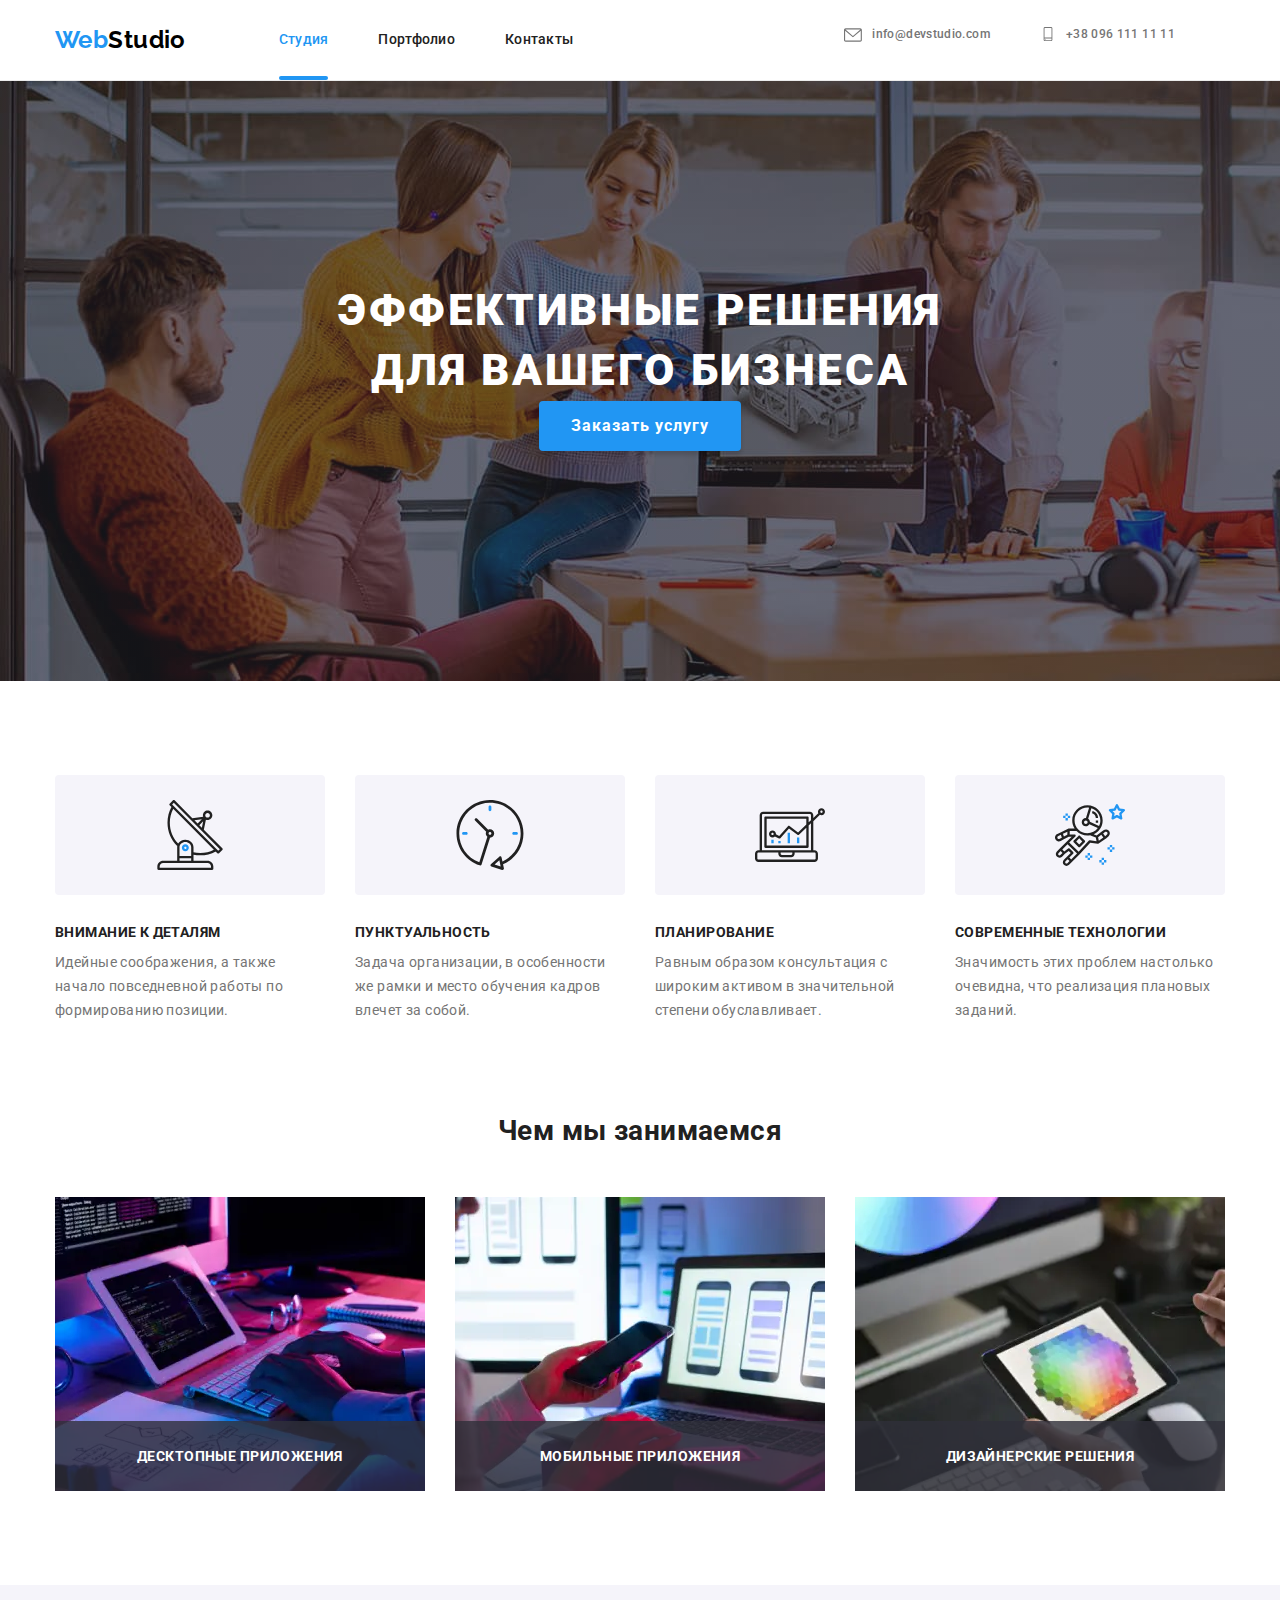
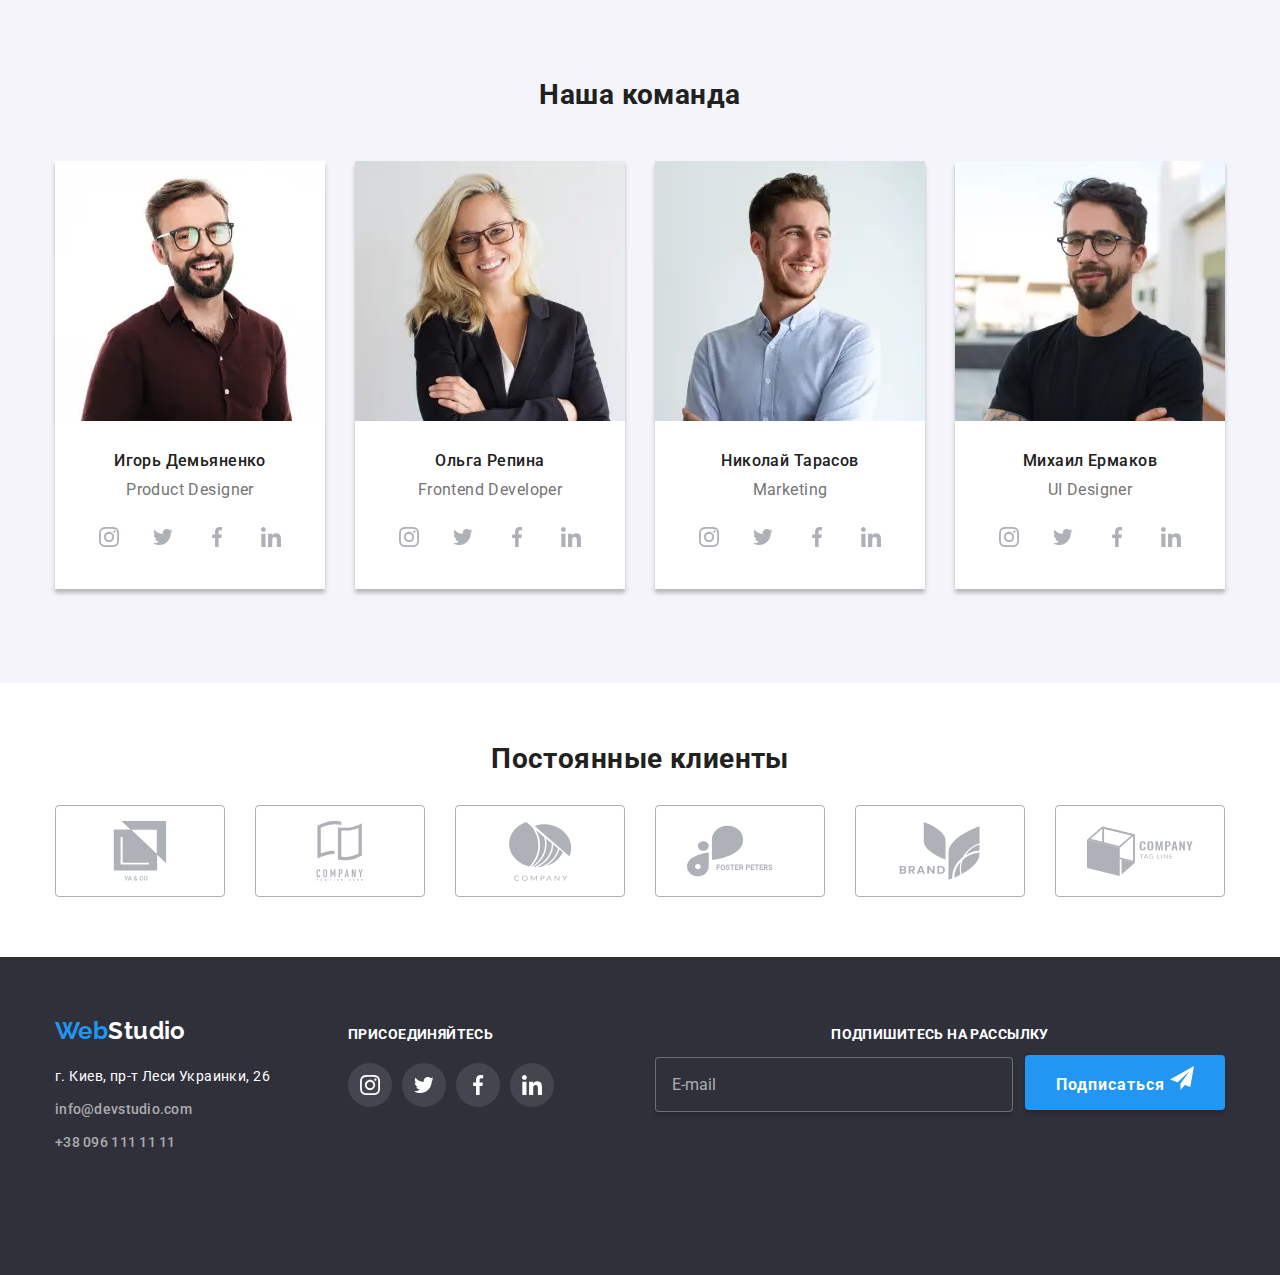
<file: index.html>
<!DOCTYPE html>
<html lang="ru">
<head>
    <meta charset="UTF-8">
    <meta http-equiv="X-UA-Compatible" content="IE=edge">
    <meta name="viewport" content="width=device-width, initial-scale=1.0">
    <link rel="preconnect" href="https://fonts.gstatic.com">
    <link href="https://fonts.googleapis.com/css2?family=Raleway:wght@700&family=Roboto:wght@400;500;700;900&display=swap"
        rel="stylesheet">
        <link rel="stylesheet" href="https://cdnjs.cloudflare.com/ajax/libs/modern-normalize/1.0.0/modern-normalize.min.css">
    <link rel="stylesheet" href="./css/main.min.css">
    <title>WebStudio</title>
</head>
<body>
    
    <!--HEADER-->
    <header>
        <div class="conteiner header__conteiner">
                    
                <nav class="header__nav">
                    <a href="./index.html" class="logo">
                        <span class="logo__span">Web</span>Studio
                    </a>
                    <ul class="menu list">
                        <li class="menu__item"><a href="./index.html " class="menu__link link menu__link_color_action menu__link_activ">Студия</a></li>
                        <li class="menu__item"><a href="./portfolio.html" class="menu__link link">Портфолио</a></li>
                        <li class="menu__item"><a href="./index.html" class="menu__link link">Контакты</a></li>
                    </ul>
                </nav>
                        <button type="button" class="header__menu-btn" data-menu-button>
                        <svg class="menu-btn__icon">
                            <use href="./img/symbol-defs.svg#icon-menu_24px"></use>
                        </svg>
                        </button>
                    <ul class="contact list">
                        <li class="contact__item">
                            <a href="mailto:info@devstudio.com"  class="contact__link link">
                                <svg class="contact__icon" width="18" height="16">
                                    <use href="./img/symbol-defs.svg#envelope"></use>
                                </svg>
                                info@devstudio.com
                            </a>
                        </li>
                        
                        <li class="contact__item">
                            <a href="tel:+380961111111" class="contact__link link">
                                <svg class="contact__icon" width="16" height="14">
                                    <use href="./img/symbol-defs.svg#smartphone"></use>
                                </svg>
                                +38 096 111 11 11
                            </a>
                        </li>
                    </ul>
                    
            </div>
            <div class="mobile-menu" data-menu>
                 <div class=" mobile-menu__conteiner">
                    <button type="button" class="mobile-menu__close-btn" data-menu-close>
                        <svg class="mobile-menu__close-btn_icon">
                            <use href="./img/symbol-defs.svg#close_menu"></use>
                        </svg>
                    </button>
                    <ul class="mobile-menu__nav-list list">
                        <li class="mobile-menu__item"><a href="./index.html "
                                class="mobile-menu__link link menu__link_color_action">Студия</a></li>
                        <li class="mobile-menu__item"><a href="./portfolio.html" class="mobile-menu__link link">Портфолио</a></li>
                        <li class="mobile-menu__item"><a href="./index.html" class="mobile-menu__link link">Контакты</a></li>
                    </ul>
                    <ul class="mobile-menu__contact_list list">
                        <li class="mobile-menu__contact_item">
                            <a href="tel:+380961111111" class="mobile-menu__contact_link-tel link">
                                +38 096 111 11 11
                            </a>
                        </li>
                        <li class="mobile-menu__contact_item">
                            <a href="mailto:info@devstudio.com" class="mobile-menu__contact_link-mail link">
                                info@devstudio.com
                            </a>
                        </li>
                    </ul>
                    <ul class="list mobile-menu__social_list">
                        <li class="mobile-menu__social_item"><a href="/" class="mobile-menu__social_link link">Instagram</a></li>
                        <li class="mobile-menu__social_item"><a href="/" class="mobile-menu__social_link link">Twitter</a></li>
                        <li class="mobile-menu__social_item"><a href="/" class="mobile-menu__social_link link">Facebook</a></li>
                        <li class="mobile-menu__social_item"><a href="/" class="mobile-menu__social_link link">LinkedIn</a></li>
                    </ul>
                </div>
            </div>
        
    </header>
    <main>        
                <!--HERO-->
        <section class="hero banner">
                        <h1 class="title hero__title ">Эффективные решения для вашего бизнеса</h1>
                        
                        <button type="button" class="button" data-modal-open>Заказать услугу</button>
        </section>       
                <!--RULES-->
        <section class="rules">
                    <div class="conteiner">
                        <h2 class="visually-hidden">Правила ведення бызнесу</h2>
                        <ul class="rules__list list">
                            <li class="rules__item">
                                <div class="rules__box">
                                    <svg class="rules__icon">
                                        <use href="./img/symbol-defs.svg#antenna"></use>
                                    </svg>
                                </div>
                                <h3 class="rules__title title">Внимание к деталям</h3>
                                    <p class="rules__about">Идейные соображения, а также начало повседневной работы по формированию позиции.</p>
                            </li>
                            <li class="rules__item">
                                <div class="rules__box">
                                    <svg class="rules__icon">
                                        <use href="./img/symbol-defs.svg#clock"></use>
                                    </svg>
                                </div>
                                <h3 class="rules__title title">Пунктуальность</h3>
                                    <p class="rules__about">Задача организации, в особенности же рамки и место обучения кадров влечет за собой.</p>
                            </li>
                            <li class="rules__item">
                                <div class="rules__box">
                                    <svg class="rules__icon">
                                        <use href="./img/symbol-defs.svg#diagram"></use>
                                    </svg>
                                </div>
                                <h3 class="rules__title title">Планирование</h3>
                                    <p class="rules__about"> Равным образом консультация с широким активом в значительной степени обуславливает.</p>
                            </li>
                            <li class="rules__item">
                                <div class="rules__box">
                                    <svg class="rules__icon">
                                        <use href="./img/symbol-defs.svg#astronaut" ></use>
                                    </svg>
                                </div>
                                <h3 class="rules__title title">Современные технологии</h3>
                                    <p class="rules__about">Значимость этих проблем настолько очевидна, что реализация плановых заданий.</p>
                            </li>
                        </ul>
                    </div>
        </section>
                <!--WHAT WE DO-->
        <section class="our-work">
                    <div class="conteiner">
                        <h2 class="our-work__title title">Чем мы занимаемся</h2>
                        <ul class="our-work__list list">
                            <li class="our-work__item">
                                <picture>
                                    <source srcset="./img/what-we-do/komp.webp 1x, ./img/what-we-do/komp@2x.webp 2x" media="(min-width: 1200px)"
                                        type="image/webp">
                                    <source srcset="./img/what-we-do/komp.jpg 1x, ./img/what-we-do/komp@2x.jpg 2x" media="(min-width: 1200px)">
                                
                                    <img src="./img/what-we-do/komp.jpg" alt="компютер" width="370" class="our-work__img">
                                </picture>
                                    <p class="our-work__about">Десктопные приложения</p>
                            </li>
                            <li class="our-work__item">
                                <picture>
                                    <source srcset="./img/what-we-do/tel.webp 1x, ./img/what-we-do/tel@2x.webp 2x" media="(min-width: 1200px)"
                                        type="image/webp">
                                    <source srcset="./img/what-we-do/tel.jpg 1x, ./img/what-we-do/tel@2x.jpg 2x" media="(min-width: 1200px)">
                                
                                    <img src="./img/what-we-do/tel.jpg" alt="телефон" width="370" class="our-work__img">
                                </picture>
                                
                                <p class="our-work__about">Мобильные приложения</p>
                            </li>
                            <li class="our-work__item">
                                <picture>
                                    <source srcset="./img/what-we-do/tablet.webp 1x, ./img/what-we-do/tablet@2x.webp 2x" media="(min-width: 1200px)"
                                        type="image/webp">
                                    <source srcset="./img/what-we-do/tablet.jpg 1x, ./img/what-we-do/tablet@2x.jpg 2x" media="(min-width: 1200px)">
                                
                                    <img src="./img/what-we-do/tablet.jpg" alt="планшет" width="370" class="our-work__img">
                                </picture>
                                <p class="our-work__about">Дизайнерские решения</p>
                            </li>
                        </ul>
                    </div>
        </section>
                <!-- OUR TEAM--> 
        <section class="our-team">
                    <div class="conteiner">
                        <h2 class="our-team__title title">Наша команда</h2>
                        <ul class="our-team__list list">
                            <li class="our-team__item">
                                <picture>
                                    <source srcset="./img/igor/igor-des.webp 1x, ./img/igor/igor-des@2x.webp 2x" media="(min-width: 1200px)"
                                        type="image/webp">
                                    <source srcset="./img/igor/igor-des.jpg 1x, ./img/igor/igor-des@2x.jpg 2x" media="(min-width: 1200px)">

                                    <source srcset="./img/igor/igor-tab.webp 1x, ./img/igor/igor-tab@2x.webp 2x" media="(min-width: 768px)"
                                        type="image/webp">
                                    <source srcset="./img/igor/igor-tab.jpg 1x, ./img/igor/igor-tab@2x.jpg 2x" media="(min-width: 768px)">

                                    <source srcset="./img/igor/igor-mob.webp 1x, ./img/igor/igor-mob@2x.webp 2x" media="(max-width: 767px)"
                                        type="image/webp">
                                    <source srcset="./img/igor/igor-mob.jpg 1x, ./img/igor/igor-mob@2x.jpg 2x" media="(max-width: 767px)">
                                    <img src="./img/igor/igor-des.jpg" alt="фото Игор Демьяненко" class="our-team__photo">
                                </picture>
                                
                                <div class="our-team-box">
                                    <h3 class="our-team__name title">Игорь Демьяненко</h3>
                                    <p class="our-team__work">Product Designer</p>
                                    <ul class="social list">
                                        <li class="social__item">
                                            <a href="" class="social__link link">
                                                <svg class="social__icon">
                                                    <use href="./img/symbol-defs.svg#instagram"></use>
                                                </svg>
                                            </a>
                                        </li>
                                        <li class="social__item">
                                            <a href="" class="social__link link">
                                                <svg class="social__icon">
                                                    <use href="./img/symbol-defs.svg#twiter"></use>
                                                </svg>
                                            </a>
                                        </li>
                                        <li class="social__item">
                                            <a href="" class="social__link link">
                                                <svg class="social__icon">
                                                    <use href="./img/symbol-defs.svg#facebook"></use>
                                                </svg>
                                            </a>
                                        </li>
                                        <li class="social__item">
                                            <a href="" class="social__link link">
                                                <svg class="social__icon">
                                                    <use href="./img/symbol-defs.svg#linkedin"></use>
                                                </svg>
                                            </a>
                                        </li>
                                    </ul>
                                </div>
                            </li>
                            <li class="our-team__item">
                                <picture>
                                    <source srcset="./img/olga/olga-des.webp 1x, ./img/olga/olga-des@2x.webp 2x" media="(min-width: 1200px)"
                                        type="image/webp">
                                    <source srcset="./img/olga/olga-des.jpg 1x, ./img/olga/olga-des@2x.jpg 2x" media="(min-width: 1200px)">

                                    <source srcset="./img/olga/olga-tab.webp 1x, ./img/olga/olga-tab@2x.webp 2x" media="(min-width: 768px)"
                                        type="image/webp">
                                    <source srcset="./img/olga/olga-tab.jpg 1x, ./img/olga/olga-tab@2x.jpg 2x" media="(min-width: 768px)">

                                    <source srcset="./img/olga/olga-mob.webp 1x, ./img/olga/olga-mob@2x.webp 2x" media="(max-width: 767px)"
                                        type="image/webp">
                                    <source srcset="./img/olga/olga-mob.jpg 1x, ./img/olga/olga-mob@2x.jpg 2x" media="(max-width: 767px)">

                                    <img src="./img/olga/olga-des.jpg" alt="фото Ольга Репина" class="our-team__photo">
                                </picture>
                                
                                <div class="our-team-box">
                                    <h3 class="our-team__name title">Ольга Репина</h3>
                                    <p class="our-team__work">Frontend Developer</p>
                                    <ul class="social list">
                                        <li class="social__item">
                                            <a href="" class="social__link link">
                                                <svg class="social__icon">
                                                    <use href="./img/symbol-defs.svg#instagram"></use>
                                                </svg>
                                            </a>
                                        </li>
                                        <li class="social__item">
                                            <a href="" class="social__link link">
                                                <svg class="social__icon">
                                                    <use href="./img/symbol-defs.svg#twiter"></use>
                                                </svg>
                                            </a>
                                        </li>
                                        <li class="social__item">
                                            <a href="" class="social__link link">
                                                <svg class="social__icon">
                                                    <use href="./img/symbol-defs.svg#facebook"></use>
                                                </svg>
                                            </a>
                                        </li>
                                        <li class="social__item">
                                            <a href="" class="social__link link">
                                                <svg class="social__icon">
                                                    <use href="./img/symbol-defs.svg#linkedin"></use>
                                                </svg>
                                            </a>
                                        </li>
                                    </ul>
                                </div>
                            </li>
                            <li class="our-team__item">
                                <picture>
                                    <source srcset="./img/nikolaj/nikolaj-des.webp 1x, ./img/nikolaj/nikolaj-des@2x.webp 2x" media="(min-width: 1200px)"
                                        type="image/webp">
                                    <source srcset="./img/nikolaj/nikolaj-des.jpg 1x, ./img/nikolaj/nikolaj-des@2x.jpg 2x" media="(min-width: 1200px)">

                                    <source srcset="./img/nikolaj/nikolaj-tab.webp 1x, ./img/nikolaj/nikolaj-tab@2x.webp 2x" media="(min-width: 768px)"
                                        type="image/webp">
                                    <source srcset="./img/nikolaj/nikolaj-tab.jpg 1x, ./img/nikolaj/nikolaj-tab@2x.jpg 2x" media="(min-width: 768px)">

                                    <source srcset="./img/nikolaj/nikolaj-mob.webp 1x, ./img/nikolaj/nikolaj-mob@2x.webp 2x" media="(max-width: 767px)"
                                        type="image/webp">
                                    <source srcset="./img/nikolaj/nikolaj-mob.jpg 1x, ./img/nikolaj/nikolaj-mob@2x.jpg 2x" media="(max-width: 767px)">

                                    <img src="./img/nikolaj/nikolaj-des.jpg" alt="фото Николай Тарасов" class="our-team__photo">
                                </picture>
                                
                                <div class="our-team-box">
                                    <h3 class="our-team__name title">Николай Тарасов</h3>
                                    <p class="our-team__work">Marketing</p>
                                    <ul class="social list">
                                        <li class="social__item">
                                            <a href="" class="social__link link">
                                                <svg class="social__icon">
                                                    <use href="./img/symbol-defs.svg#instagram"></use>
                                                </svg>
                                            </a>
                                        </li>
                                        <li class="social__item">
                                            <a href="" class="social__link link">
                                                <svg class="social__icon">
                                                    <use href="./img/symbol-defs.svg#twiter"></use>
                                                </svg>
                                            </a>
                                        </li>
                                        <li class="social__item">
                                            <a href="" class="social__link link">
                                                <svg class="social__icon">
                                                    <use href="./img/symbol-defs.svg#facebook"></use>
                                                </svg>
                                            </a>
                                        </li>
                                        <li class="social__item">
                                            <a href="" class="social__link link">
                                                <svg class="social__icon">
                                                    <use href="./img/symbol-defs.svg#linkedin"></use>
                                                </svg>
                                            </a>
                                        </li>
                                    </ul>
                                </div>
                            </li>
                            <li class="our-team__item">
                                <picture>
                                    <source srcset="./img/mihail/mihail-des.webp 1x, ./img/mihail/mihail-des@2x.webp 2x" media="(min-width: 1200px)"
                                        type="image/webp">
                                    <source srcset="./img/mihail/mihail-des.jpg 1x, ./img/mihail/mihail-des@2x.jpg 2x" media="(min-width: 1200px)">

                                    <source srcset="./img/mihail/mihail-tab.webp 1x, ./img/mihail/mihail-tab@2x.webp 2x" media="(min-width: 768px)"
                                        type="image/webp">
                                    <source srcset="./img/mihail/mihail-tab.jpg 1x, ./img/mihail/mihail-tab@2x.jpg 2x" media="(min-width: 768px)">

                                    <source srcset="./img/mihail/mihail-mob.webp 1x, ./img/mihail/mihail-mob@2x.webp 2x" media="(max-width: 767px)"
                                        type="image/webp">
                                    <source srcset="./img/mihail/mihail-mob.jpg 1x, ./img/mihail/mihail-mob@2x.jpg 2x" media="(max-width: 767px)">

                                    <img src="./img/mihail/mihail-des.jpg" alt="фото Михаил Ермаков" class="our-team__photo">
                                </picture>
                                
                                <div class="our-team-box">
                                    <h3 class="our-team__name title">Михаил Ермаков</h3>
                                    <p class="our-team__work">UI Designer</p>
                                    <ul class="social list">
                                        <li class="social__item">
                                            <a href="" class="social__link link">
                                                <svg class="social__icon">
                                                    <use href="./img/symbol-defs.svg#instagram"></use>
                                                </svg>
                                            </a>
                                        </li>
                                        <li class="social__item">
                                            <a href="" class="social__link link">
                                                <svg class="social__icon">
                                                    <use href="./img/symbol-defs.svg#twiter"></use>
                                                </svg>
                                            </a>
                                        </li>
                                        <li class="social__item">
                                            <a href="" class="social__link link">
                                                <svg class="social__icon">
                                                    <use href="./img/symbol-defs.svg#facebook"></use>
                                                </svg>
                                            </a>
                                        </li>
                                        <li class="social__item">
                                            <a href="" class="social__link link">
                                                <svg class="social__icon">
                                                    <use href="./img/symbol-defs.svg#linkedin"></use>
                                                </svg>
                                            </a>
                                        </li>
                                    </ul>
                                </div>
                            </li>
                        </ul>
                    </div>
        </section>
        <!-- Regular Custumers -->
        <section class="customers">
            <div class="conteiner">
            <h2 class="customers__title title">Постоянные клиенты</h2>
            <ul class="customers__list list">
                <li class="customers__item">
                    <a href="/" class="customers__link">
                        <svg class="customers__icon">
                            <use href="./img/symbol-defs.svg#yaandgo"></use>
                        </svg>
                    </a>
                </li>
                <li class="customers__item">
                    <a href="/" class="customers__link">
                        <svg class="customers__icon">
                            <use href="./img/symbol-defs.svg#companitag"></use>
                        </svg>
                    </a>
                </li>
                <li class="customers__item">
                    <a href="/" class="customers__link">
                        <svg class="customers__icon">
                            <use href="./img/symbol-defs.svg#company"></use>
                        </svg>
                    </a>
                </li>
                <li class="customers__item">
                    <a href="/" class="customers__link">
                        <svg class="customers__icon">
                            <use href="./img/symbol-defs.svg#foster"></use>
                        </svg>
                    </a>
                </li>
                <li class="customers__item">
                    <a href="/" class="customers__link">
                        <svg class="customers__icon">
                            <use href="./img/symbol-defs.svg#brand"></use>
                        </svg>
                    </a>
                </li>
                <li class="customers__item">
                    <a href="/" class="customers__link">
                        <svg class="customers__icon">
                            <use href="./img/symbol-defs.svg#tag"></use>
                        </svg>
                    </a>
                </li>
            </ul>
            </div>
        </section>
    </main>
        <!--подвал-->
    <footer class="footer">
        <div class="footer__conteiner conteiner">
            <div class="footer__address-box">     
                <a href="/" class="logo footer__logo">
                    <span class="logo__span">Web</span>Studio
                </a>
                <address class="address">
                    <p class="address__about">г. Киев, пр-т Леси Украинки, 26</p>
                    <ul class="footer__address-list list">
                        <li class="footer-address__item"><a href="mailto:info@devstudio.com" class="link address__link ">info@devstudio.com</a></li>
                        <li><a href="tel:+380961111111" class="link address__link">+38 096 111 11 11</a></li>
                    </ul>
                </address>
            </div>
            <div class="join">
                    <h3 class="title join__title">присоединяйтесь</h3>
                    <ul class="list social ">
                        <li class="social__item_left">
                            <a href="/" class="social__link_footer social__link">
                                <svg class="social__icon_footer social__icon">
                                    <use href="./img/symbol-defs.svg#instagram"></use>
                                </svg>
                             </a>
                        </li>
                        <li class="social__item_left ">
                            <a href="/" class="social__link social__link_footer">
                                <svg class="social__icon_footer social__icon">
                                    <use href="./img/symbol-defs.svg#twiter"></use>
                                </svg>
                            </a>
                        </li>
                        <li class="social__item_left">
                            <a href="/" class="social__link_footer social__link">
                                <svg class="social__icon_footer social__icon">
                                    <use href="./img/symbol-defs.svg#facebook"></use>
                                </svg>
                            </a>
                        </li>
                        <li class="social__item_left" >
                            <a href="/" class="social__link_footer social__link">
                                <svg class="social__icon_footer social__icon">
                                    <use href="./img/symbol-defs.svg#linkedin"></use>
                                </svg>
                            </a>
                        </li>
                    </ul>
            </div>
            <div class="subscribe">
                <h3 class="subscribe__title">Подпишитесь на рассылку</h3>
                <form action="#" method="GET" class="subscribe__form">
                <input type="email" name="user-mail" placeholder="E-mail" class="subscribe__input">
                <button type="submit" class="subscribe__button button">
                    Подписаться 
                    <svg class="subscribe__icon">
                        <use href="./img/symbol-defs.svg#icon-send"></use>
                    </svg>
                </button>
                </form>
            </div>
        </div>
    </footer>
    <div class="backdrob is-hidden" data-modal>
        <div class="modal">
            <button type="button" data-modal-close class="button-close">
                <svg class="button-close__icon">
                    <use href="./img/symbol-defs.svg#close"></use>
                </svg>
            </button>
            <form action="#" method="GET" class="form">
                <p class="form__about">Оставьте свои данные, мы вам перезвоним</p>
                        <label class="form__label">
                            Имя
                        <span class="form__span">
                            <input type="text" class="form__input" name="name" required minlength="2">
                            <svg class="form__icon">
                                <use href="./img/symbol-defs.svg#person-black"></use>
                            </svg>
                        </span>
                        </label>

                        <label class="form__label">
                            Телефон
                        <span class="form__span">
                            <input type="tel" class="form__input" name="phone" required pattern="[+][0-9]{11}" title="+38093111111">
                            <svg class="form__icon">
                                <use href="./img/symbol-defs.svg#phone-black"></use>
                            </svg>
                        </span>
                        </label>
                    
                        <label class="form__label">
                            Почта
                        <span class="form__span">
                            <input type="email" class="form__input" name="mail" required>
                            <svg class="form__icon">
                                <use href="./img/symbol-defs.svg#email-black"></use>
                            </svg>
                        </span>
                        </label>

                        <label class="form__label_textarea">
                        Комментарий
                        <textarea name="user-message" class="form__textarea" placeholder="Введите текст"></textarea>
                        </label>
                        
                        <label for="policy" class="checkbox">
                        <input type="checkbox" name="policy" class="checkbox__input  visually-hidden" id="policy" required>
                        <svg class="checkbox__icon">
                            <use href="./img/Vector.svg"></use>
                        </svg>
                        Соглашаюсь с рассылкой и принимаю 
                            <a class="checkbox__link" href="">Условия договора</a>
                        </label>
                        
                        <button type="submit" class="button form__button">Отправить</button>
                
            </form>
        </div>
    </div>
    <script src="./js/menu.js"></script>
    <script src="./js/modal.js"></script>
</body>
</html>
</file>
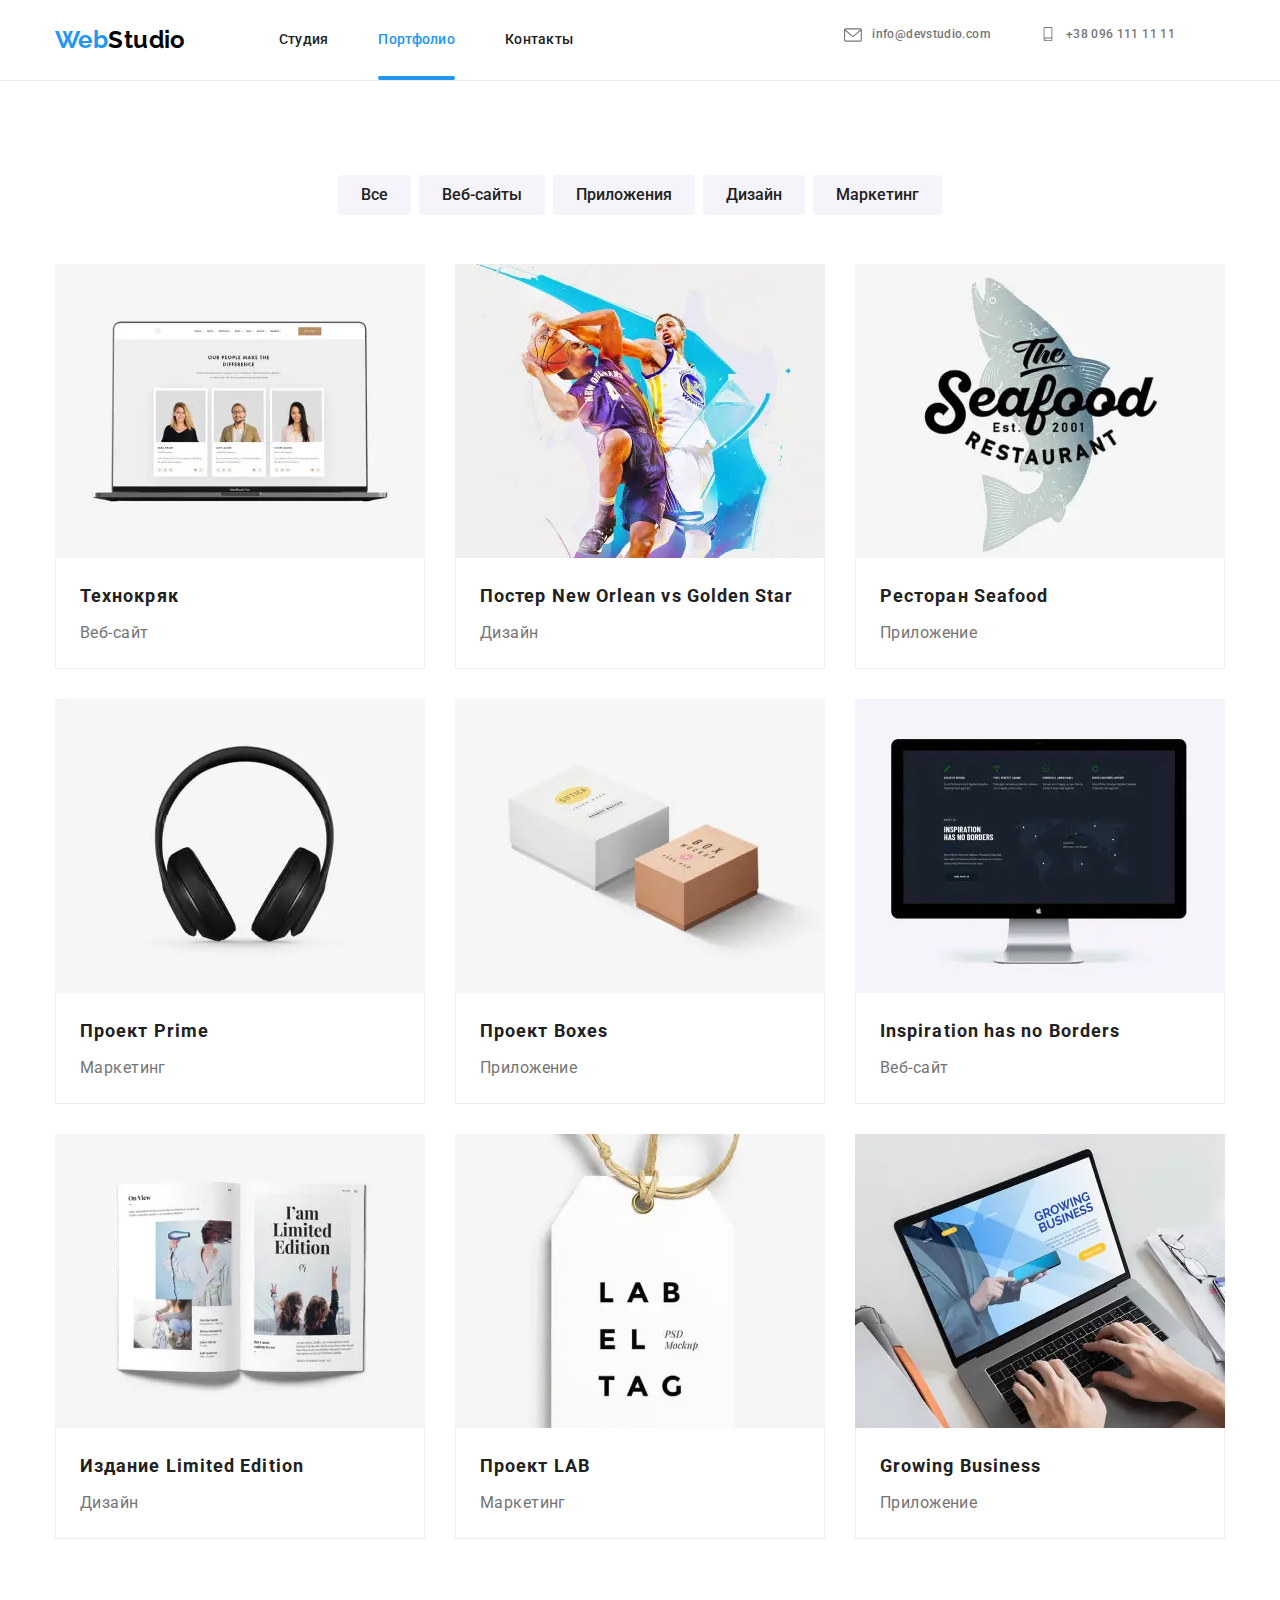
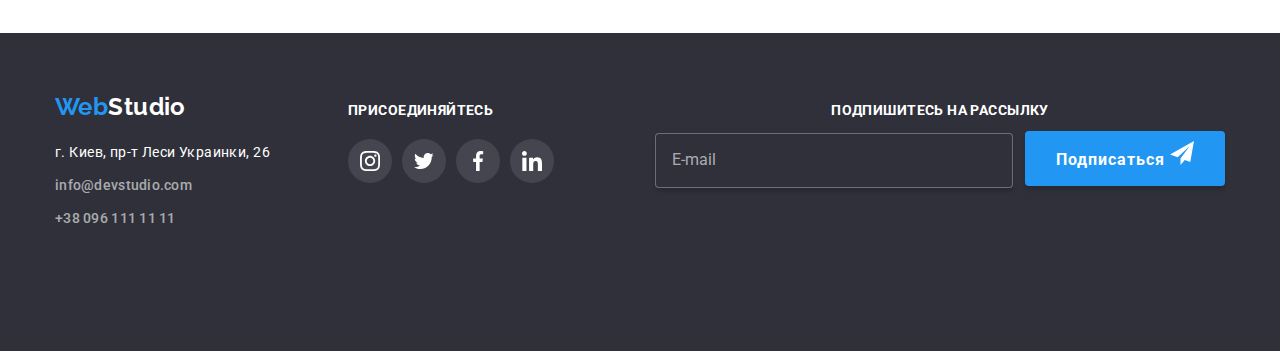
<file: portfolio.html>
<!DOCTYPE html>
<html lang="ru">
<head>
    <meta charset="UTF-8">
    <meta http-equiv="X-UA-Compatible" content="IE=edge">
    <meta name="viewport" content="width=device-width, initial-scale=1.0">
    <link rel="preconnect" href="https://fonts.gstatic.com">
    <link href="https://fonts.googleapis.com/css2?family=Raleway:wght@700&family=Roboto:wght@400;500;700;900&display=swap"
        rel="stylesheet">
       <link rel="stylesheet" href="https://cdnjs.cloudflare.com/ajax/libs/modern-normalize/1.0.0/modern-normalize.min.css">
    <link rel="stylesheet" href="./css/main.min.css">
    <title>Portfolio</title>
</head>
<body class="page">
        <!--шапка-->
    <header>
        <div class="conteiner header__conteiner">
    
            <nav class="header__nav">
                <a href="./index.html" class="logo">
                    <span class="logo__span">Web</span>Studio
                </a>
                <ul class="menu list">
                    <li class="menu__item"><a href="./index.html "
                            class="menu__link link ">Студия</a></li>
                    <li class="menu__item"><a href="./portfolio.html" class="menu__link link menu__link_color_action menu__link_activ">Портфолио</a></li>
                    <li class="menu__item"><a href="./index.html" class="menu__link link">Контакты</a></li>
                </ul>
            </nav>
            <button type="button" class="header__menu-btn" data-menu-button>
                <svg class="menu-btn__icon">
                    <use href="./img/symbol-defs.svg#icon-menu_24px"></use>
                </svg>
            </button>
            <ul class="contact list">
                <li class="contact__item">
                    <a href="mailto:info@devstudio.com" class="contact__link link">
                        <svg class="contact__icon" width="18" height="16">
                            <use href="./img/symbol-defs.svg#envelope"></use>
                        </svg>
                        info@devstudio.com
                    </a>
                </li>
    
                <li class="contact__item">
                    <a href="tel:+380961111111" class="contact__link link">
                        <svg class="contact__icon" width="16" height="14">
                            <use href="./img/symbol-defs.svg#smartphone"></use>
                        </svg>
                        +38 096 111 11 11
                    </a>
                </li>
            </ul>
    
        </div>
        <div class="mobile-menu" data-menu>
            <div class=" mobile-menu__conteiner">
                <button type="button" class="mobile-menu__close-btn" data-menu-close>
                    <svg class="mobile-menu__close-btn_icon">
                        <use href="./img/symbol-defs.svg#close_menu"></use>
                    </svg>
                </button>
                <ul class="mobile-menu__nav-list list">
                    <li class="mobile-menu__item"><a href="./index.html "
                            class="mobile-menu__link link ">Студия</a></li>
                    <li class="mobile-menu__item"><a href="./portfolio.html" class="mobile-menu__link link menu__link_color_action">Портфолио</a>
                    </li>
                    <li class="mobile-menu__item"><a href="./index.html" class="mobile-menu__link link">Контакты</a></li>
                </ul>
                <ul class="mobile-menu__contact_list list">
                    <li class="mobile-menu__contact_item">
                        <a href="tel:+380961111111" class="mobile-menu__contact_link-tel link">
                            +38 096 111 11 11
                        </a>
                    </li>
                    <li class="mobile-menu__contact_item">
                        <a href="mailto:info@devstudio.com" class="mobile-menu__contact_link-mail link">
                            info@devstudio.com
                        </a>
                    </li>
                </ul>
                <ul class="list mobile-menu__social_list">
                    <li class="mobile-menu__social_item"><a href="/" class="mobile-menu__social_link link">Instagram</a>
                    </li>
                    <li class="mobile-menu__social_item"><a href="/" class="mobile-menu__social_link link">Twitter</a></li>
                    <li class="mobile-menu__social_item"><a href="/" class="mobile-menu__social_link link">Facebook</a></li>
                    <li class="mobile-menu__social_item"><a href="/" class="mobile-menu__social_link link">LinkedIn</a></li>
                </ul>
            </div>
        </div>
    
    </header>
        
            <!--PORTFOLIO-->
            <section class="filters">
                <div class="conteiner">
                    <h1 class="visually-hidden">Портфолио</h1>
                    <h2 class="visually-hidden">Фільтри</h2>
                    <ul class="filters__list list">
                        <li class="filters__item">
                            <button type="button" class="filters__btn">Все</button>
                        </li>
                        <li class="filters__item">
                            <button type="button" class="filters__btn">Веб-сайты</button>
                        </li>
                        <li class="filters__item">
                            <button type="button" class="filters__btn">Приложения</button>
                        </li>
                        <li class="filters__item">
                            <button type="button" class="filters__btn">Дизайн</button>
                        </li>
                        <li class="filters__item">
                            <button type="button" class="filters__btn">Маркетинг</button>
                        </li>
                    </ul>
                    <ul class="gallery list ">
                        <li class="gallery__item">
                            <a href="/" class="gallery__link">
                                <div class="gallery__overlay-box">
                                    <picture>
                                        <source srcset="./img/tehkrjak/tehkrjak-des.webp 1x, ./img/tehkrjak/tehkrjak-des@2x.webp 2x" media="(min-width: 1200px)"
                                            type="image/webp">
                                        <source srcset="./img/tehkrjak/tehkrjak-des.jpg 1x, ./img/tehkrjak/tehkrjak-des@2x.jpg 2x" media="(min-width: 1200px)">
                                        
                                        <source srcset="./img/tehkrjak/tehkrjak-tab.webp 1x, ./img/tehkrjak/tehkrjak-tab@2x.webp 2x" media="(min-width: 768px)"
                                            type="image/webp">
                                        <source srcset="./img/tehkrjak/tehkrjak-tab.jpg 1x, ./img/tehkrjak/tehkrjak-tab@2x.jpg 2x" media="(min-width: 768px)">
                                        
                                        <source srcset="./img/tehkrjak/tehkrjak-mob.webp 1x, ./img/tehkrjak/tehkrjak-mob@2x.webp 2x" media="(max-width: 767px)"
                                            type="image/webp">
                                        <source srcset="./img/tehkrjak/tehkrjak-mob.jpg 1x, ./img/tehkrjak/tehkrjak-mob@2x.jpg 2x" media="(max-width: 767px)">

                                        <img src="./img/tehkrjak/tehkrjak-des.jpg" alt="ноутбук" class="poster">
                                    </picture>
                                    <p class="overlay">
                                        Технокряк это современная площадка распространения коронавируса. Компании используют эту платформу для цифрового
                                        шпионажа и атак на защищённые сервера конкурентов.
                                    </p>
                                </div>
                                    <div class="gallery__box">
                                        <h3 class="gallery__title title">Технокряк</h3>
                                        <p class="gallery__about">Веб-сайт</p>
                                    </div>
                            </a>
                        </li>
                        <li class="gallery__item">
                            <a href="/" class="gallery__link">
                                <div class="gallery__overlay-box">
                                    <picture>
                                        <source srcset="./img/new-orlean/new-orlean-des.webp 1x, ./img/new-orlean/new-orlean-des@2x.webp 2x"
                                            media="(min-width: 1200px)" type="image/webp">
                                        <source srcset="./img/new-orlean/new-orlean-des.jpg 1x, ./img/new-orlean/new-orlean-des@2x.jpg 2x" media="(min-width: 1200px)">
                                    
                                        <source srcset="./img/new-orlean/new-orlean-tab.webp 1x, ./img/new-orlean/new-orlean-tab@2x.webp 2x" media="(min-width: 768px)" type="image/webp">
                                        <source srcset="./img/new-orlean/new-orlean-tab.jpg 1x, ./img/new-orlean/new-orlean-tab@2x.jpg 2x" media="(min-width: 768px)">
                                    
                                        <source srcset="./img/new-orlean/new-orlean-mob.webp 1x, ./img/new-orlean/new-orlean-mob@2x.webp 2x" media="(max-width: 767px)" type="image/webp">
                                        <source srcset="./img/new-orlean/new-orlean-mob.jpg 1x, ./img/new-orlean/new-orlean-mob@2x.jpg 2x" media="(max-width: 767px)">
                                    
                                        <img src="./img/new-orlean/new-orlean-des.jpg" alt="постер"  class="poster">
                                    </picture>
                                    
                                    <p class="overlay">
                                        Технокряк это современная площадка распространения коронавируса. Компании используют эту платформу для цифрового
                                        шпионажа и атак на защищённые сервера конкурентов.
                                    </p>
                                </div>
                                    <div class="gallery__box">
                                        <h3 class="gallery__title title">Постер <span lang="en">New Orlean vs Golden Star</span></h3>
                                        <p class="gallery__about">Дизайн</p>
                                    </div>
                            </a>
                        </li>
                        <li class="gallery__item">
                            <a href="/" class="gallery__link">
                                <div class="gallery__overlay-box">
                                    <picture>
                                        <source srcset="./img/seafood/seafood-des.webp 1x, 
                                        ./img/seafood/seafood-des@2x.webp 2x" media="(min-width: 1200px)" type="image/webp">
                                        <source srcset="./img/seafood/seafood-des.jpg 1x, 
                                        ./img/seafood/seafood-des@2x.jpg 2x" media="(min-width: 1200px)">
                                    
                                        <source srcset="./img/seafood/seafood-tab.webp 1x, ./img/seafood/seafood-tab@2x.webp 2x" media="(min-width: 768px)" type="image/webp">
                                        <source srcset="./img/seafood/seafood-tab.jpg 1x, ./img/seafood/seafood-tab@2x.jpg 2x" media="(min-width: 768px)">
                                    
                                        <source srcset="./img/seafood/seafood-mob.webp 1x, ./img/seafood/seafood-mod@2x.webp 2x" media="(max-width: 767px)" type="image/webp">
                                        <source srcset="./img/seafood/seafood-mob.jpg 1x, ./img/seafood/seafood-mob@2x.jpg 2x" media="(max-width: 767px)">
                                    
                                        <img src="./img/seafood/seafood-des.jpg" alt="логотип ресторана" class="poster">
                                    </picture>
                                    
                                    <p class="overlay">
                                        Технокряк это современная площадка распространения коронавируса. Компании используют эту платформу для цифрового
                                        шпионажа и атак на защищённые сервера конкурентов.
                                    </p>
                                </div>
                                    <div class="gallery__box">
                                        <h3 class="gallery__title title">Ресторан <span lang="en">Seafood</span></h3>
                                        <p class="gallery__about">Приложение</p>
                                    </div>
                            </a>
                        </li>
                        <li class="gallery__item">
                            <a href="/" class="gallery__link">
                                <div class="gallery__overlay-box">
                                    <picture>
                                        <source srcset="./img/prime/prime-des.webp 1x, ./img/prime/prime-des@2x.webp 2x" media="(min-width: 1200px)"
                                            type="image/webp">
                                        <source srcset="./img/prime/prime-des.jpg 1x, ./img/prime/prime-des@2x.jpg 2x" media="(min-width: 1200px)">
                                    
                                        <source srcset="./img/prime/prime-tab.webp 1x, ./img/prime/prime-tab@2x.webp 2x" media="(min-width: 768px)"
                                            type="image/webp">
                                        <source srcset="./img/prime/prime-tab.jpg 1x, ./img/prime/prime-tab@2x.jpg 2x" media="(min-width: 768px)">
                                    
                                        <source srcset="./img/prime/prime-mob.webp 1x, ./img/prime/prime-mob@2x.webp 2x" media="(max-width: 767px)"
                                            type="image/webp">
                                        <source srcset="./img/prime/prime-mob.jpg 1x, ./img/prime/prime-mob@2x.jpg 2x" media="(max-width: 767px)">
                                    
                                        <img src="./img/prime/prime-des.jpg" alt="наушники" class="poster">
                                    </picture>
                                    
                                    <p class="overlay">
                                        Технокряк это современная площадка распространения коронавируса. Компании используют эту платформу для цифрового
                                        шпионажа и атак на защищённые сервера конкурентов.
                                    </p>
                                </div>
                                    <div class="gallery__box">
                                        <h3 class="gallery__title title">Проект <span lang="en">Prime</span></h3>
                                        <p class="gallery__about">Маркетинг</p>
                                    </div>
                            </a>
                        </li>
                        <li class="gallery__item">
                            <a href="/" class="gallery__link">
                                <div class="gallery__overlay-box">
                                    <picture>
                                        <source srcset="./img/boxes/boxes-des.webp 1x, ./img/boxes/boxes-des@2x.webp 2x" media="(min-width: 1200px)"
                                            type="image/webp">
                                        <source srcset="./img/boxes/boxes-des.jpg 1x, ./img/boxes/boxes-des@2x.jpg 2x" media="(min-width: 1200px)">
                                    
                                        <source srcset="./img/boxes/boxes-tab.webp 1x, ./img/boxes/boxes-tab@2x.webp 2x" media="(min-width: 768px)"
                                            type="image/webp">
                                        <source srcset="./img/boxes/boxes-tab.jpg 1x, ./img/boxes/boxes-tab@2x.jpg 2x" media="(min-width: 768px)">
                                    
                                        <source srcset="./img/boxes/boxes-mob.webp 1x, ./img/boxes/boxes-mob@2x.webp 2x" media="(max-width: 767px)"
                                            type="image/webp">
                                        <source srcset="./img/boxes/boxes-mob.jpg 1x, ./img/boxes/boxes-mob@2x.jpg 2x" media="(max-width: 767px)">
                                    
                                        <img src="./img/boxes/boxes-des.jpg" alt="дві коробки" class="poster">
                                    </picture>
                                    <p class="overlay">
                                        Технокряк это современная площадка распространения коронавируса. Компании используют эту платформу для цифрового
                                        шпионажа и атак на защищённые сервера конкурентов.
                                    </p>
                                </div>
                                    <div class="gallery__box">
                                        <h3 class="gallery__title title">Проект <span lang="en">Boxes</span></h3>
                                        <p class="gallery__about">Приложение</p>
                                    </div>
                            </a>
                        </li>
                        <li class="gallery__item">
                            <a href="/" class="gallery__link">
                                <div class="gallery__overlay-box">
                                    <picture>
                                        <source srcset="./img/borders/borders-des.webp 1x, ./img/borders/borders-des@2x.webp 2x" media="(min-width: 1200px)"
                                            type="image/webp">
                                        <source srcset="./img/borders/borders-des.jpg 1x, ./img/borders/borders-des@2x.jpg 2x" media="(min-width: 1200px)">
                                    
                                        <source srcset="./img/borders/borders-tab.webp 1x, ./img/borders/borders-tab@2x.webp 2x" media="(min-width: 768px)"
                                            type="image/webp">
                                        <source srcset="./img/borders/borders-tab.jpg 1x, ./img/borders/borders-tab@2x.jpg 2x" media="(min-width: 768px)">
                                    
                                        <source srcset="./img/borders/borders-mob.webp 1x, ./img/borders/borders-mob@2x.webp 2x" media="(max-width: 767px)"
                                            type="image/webp">
                                        <source srcset="./img/borders/borders-mob.jpg 1x, ./img/borders/borders-mob@2x.jpg 2x" media="(max-width: 767px)">
                                    
                                        <img src="./img/borders/borders-des.jpg" alt="компютер" class="poster">
                                    </picture>
                                    
                                    <p class="overlay">
                                        Технокряк это современная площадка распространения коронавируса. Компании используют эту платформу для цифрового
                                        шпионажа и атак на защищённые сервера конкурентов.
                                    </p>
                                </div>
                                    <div class="gallery__box">
                                        <h3 class="gallery__title title"><span lang="en">Inspiration has no Borders</span></h3>
                                        <p class="gallery__about">Веб-сайт</p>
                                    </div>
                            </a>
                        </li>
                        <li class="gallery__item">
                            <a href="/" class="gallery__link">
                                <div class="gallery__overlay-box">
                                    <picture>
                                        <source srcset="./img/limited-edition/limited-edition-des.webp 1x, ./img/limited-edition/limited-edition-des@2x.webp 2x" media="(min-width: 1200px)"
                                            type="image/webp">
                                        <source srcset="./img/limited-edition/limited-edition-des.jpg 1x, ./img/limited-edition/limited-edition-des@2x.jpg 2x" media="(min-width: 1200px)">
                                    
                                        <source srcset="./img/limited-edition/limited-edition-tab.webp 1x, ./img/limited-edition/limited-edition-tab@2x.webp 2x" media="(min-width: 768px)"
                                            type="image/webp">
                                        <source srcset="./img/limited-edition/limited-edition-tab.jpg 1x, ./img/limited-edition/limited-edition-tab@2x.jpg 2x" media="(min-width: 768px)">
                                    
                                        <source srcset="./img/limited-edition/limited-edition-mob.webp 1x, ./img/limited-edition/limited-edition-mob@2x.webp 2x" media="(max-width: 767px)"
                                            type="image/webp">
                                        <source srcset="./img/limited-edition/limited-edition-mob.jpg 1x, ./img/limited-edition/limited-edition-mob@2x.jpg 2x" media="(max-width: 767px)">
                                    
                                        <img src="./img/limited-edition/limited-edition-des.jpg" alt="книга" class="poster">
                                    </picture>
                                    
                                    <p class="overlay">
                                        Технокряк это современная площадка распространения коронавируса. Компании используют эту платформу для цифрового
                                        шпионажа и атак на защищённые сервера конкурентов.
                                    </p>
                                </div>
                                    <div class="gallery__box">
                                        <h3 class="gallery__title title">Издание <span lang="en">Limited Edition</span></h3>
                                        <p class="gallery__about">Дизайн</p>
                                    </div>
                            </a>
                        </li>
                        <li class="gallery__item">
                            <a href="/" class="gallery__link">
                                <div class="gallery__overlay-box">
                                    <picture>
                                        <source srcset="./img/lab/lab-des.webp 1x, ./img/lab/lab-des@2x.webp 2x" media="(min-width: 1200px)"
                                            type="image/webp">
                                        <source srcset="./img/lab/lab-des.jpg 1x, ./img/lab/lab-des@2x.jpg 2x" media="(min-width: 1200px)">
                                    
                                        <source srcset="./img/lab/lab-tab.webp 1x, ./img/lab/lab-tab@2x.webp 2x" media="(min-width: 768px)"
                                            type="image/webp">
                                        <source srcset="./img/lab/lab-tab.jpg 1x, ./img/lab/lab-tab@2x.jpg 2x" media="(min-width: 768px)">
                                    
                                        <source srcset="./img/lab/lab-mob.webp 1x, ./img/lab/lab-mob@2x.webp 2x" media="(max-width: 767px)"
                                            type="image/webp">
                                        <source srcset="./img/lab/lab-mob.jpg 1x, ./img/lab/lab-mob@2x.jpg 2x" media="(max-width: 767px)">
                                    
                                        <img src="./img/lab/lab-des.jpg 1x" alt="етикетка"  class="poster">
                                    </picture>
                                    
                                    <p class="overlay">
                                        Технокряк это современная площадка распространения коронавируса. Компании используют эту платформу для цифрового
                                        шпионажа и атак на защищённые сервера конкурентов.
                                    </p>
                                </div>
                                    <div class="gallery__box">
                                        <h3 class="gallery__title title">Проект <span lang="en">LAB</span></h3>
                                        <p class="gallery__about">Маркетинг</p>
                                    </div>
                            </a>
                        </li>
                        <li class="gallery__item">
                            <a href="/" class="gallery__link">
                                <div class="gallery__overlay-box">
                                    <picture>
                                        <source srcset= "./img/growing-business/growing-business-des.webp 1x, ./img/growing-business/growing-business-des@2x.webp 2x" media="(min-width: 1200px)"
                                            type="image/webp">
                                        <source srcset= "./img/growing-business/growing-business-des.jpg 1x, ./img/growing-business/growing-business-des@2x.jpg 2x" media="(min-width: 1200px)">
                                    
                                        <source srcset= "./img/growing-business/growing-business-tab.webp 1x, ./img/growing-business/growing-business-tab@2x.webp 2x" media="(min-width: 768px)"
                                            type="image/webp">
                                        <source srcset= "./img/growing-business/growing-business-tab.jpg 1x, ./img/growing-business/growing-business-tab@2x.jpg 2x" media="(min-width: 768px)">
                                    
                                        <source srcset= "./img/growing-business/growing-business-mob.webp 1x, ./img/growing-business/growing-business-mob@2x.webp 2x" media="(max-width: 767px)"
                                            type="image/webp">
                                        <source srcset= "./img/growing-business/growing-business-mob.jpg 1x, ./img/growing-business/growing-business-mob@2x.jpg 2x" media="(max-width: 767px)">
                                    
                                        <img src="./img/growing-business/growing-business-des.jpg" alt="ноутбук" class="poster">
                                    </picture>
                                    
                                    <p class="overlay">
                                        Технокряк это современная площадка распространения коронавируса. Компании используют эту платформу для цифрового
                                        шпионажа и атак на защищённые сервера конкурентов.
                                    </p>
                                </div>
                                    <div class="gallery__box">
                                        <h3 class="gallery__title title"><span lang="en">Growing Business</span></h3>
                                        <p class="gallery__about">Приложение</p>
                                    </div>
                            </a>
                        </li>
                    </ul>
                </div>
            </section>
        </main>
    <footer class="footer">
        <div class="footer__conteiner conteiner">
            <div class="footer__address-box">
                <a href="/" class="logo footer__logo">
                    <span class="logo__span">Web</span>Studio
                </a>
                <address class="address">
                    <p class="address__about">г. Киев, пр-т Леси Украинки, 26</p>
                    <ul class="footer__address-list list">
                        <li class="footer-address__item"><a href="mailto:info@devstudio.com"
                                class="link address__link ">info@devstudio.com</a></li>
                        <li><a href="tel:+380961111111" class="link address__link">+38 096 111 11 11</a></li>
                    </ul>
                </address>
            </div>
            <div class="join">
                <h3 class="title join__title">присоединяйтесь</h3>
                <ul class="list social ">
                    <li class="social__item_left">
                        <a href="/" class="social__link_footer social__link">
                            <svg class="social__icon_footer social__icon">
                                <use href="./img/symbol-defs.svg#instagram"></use>
                            </svg>
                        </a>
                    </li>
                    <li class="social__item_left ">
                        <a href="/" class="social__link social__link_footer">
                            <svg class="social__icon_footer social__icon">
                                <use href="./img/symbol-defs.svg#twiter"></use>
                            </svg>
                        </a>
                    </li>
                    <li class="social__item_left">
                        <a href="/" class="social__link_footer social__link">
                            <svg class="social__icon_footer social__icon">
                                <use href="./img/symbol-defs.svg#facebook"></use>
                            </svg>
                        </a>
                    </li>
                    <li class="social__item_left">
                        <a href="/" class="social__link_footer social__link">
                            <svg class="social__icon_footer social__icon">
                                <use href="./img/symbol-defs.svg#linkedin"></use>
                            </svg>
                        </a>
                    </li>
                </ul>
            </div>
            <div class="subscribe">
                <h3 class="subscribe__title">Подпишитесь на рассылку</h3>
                <form action="#" method="GET" class="subscribe__form">
                    <input type="email" name="user-mail" placeholder="E-mail" class="subscribe__input">
                    <button type="submit" class="subscribe__button button">
                        Подписаться
                        <svg class="subscribe__icon">
                            <use href="./img/symbol-defs.svg#icon-send"></use>
                        </svg>
                    </button>
                </form>
            </div>
        </div>
    </footer>
    <script src="./js/menu.js"></script>
</body>
</html>
</file>
<file: css/main.min.css>
:root{--font-family: Roboto, sans-serif;--letter-spacing: 0.03em;--color-link: #2196f3;--color-title: #212121;--font-title: 700;--font-size: 14px;--background-color: #ffffff;--background: #f5f4fa;--color-text: #757575;--color-text-two: #ffffff;--color-icon: #afb1b8;--time-animation: 250ms;--cubic: cubic-bezier(0.4, 0, 0.2, 1)}.visually-hidden{position:absolute;width:1px;height:1px;margin:-1px;border:0;padding:0;white-space:nowrap;clip-path:inset(100%);clip:rect(0 0 0 0);overflow:hidden}h1,h2,h3,p{margin-top:0;margin-bottom:0}ul{margin-top:0;margin-bottom:0;padding-left:0}section{padding-top:94px}img{display:block}header{border-bottom:1px solid #ececec}footer{background-color:#2f303a}.list{list-style:none}body{font-family:var(--font-family);letter-spacing:var(--letter-spacing);color:var(--color-text);font-size:var(--font-size);background-color:var(--background-color)}.conteiner{padding-left:15px;padding-right:15px}@media screen and (min-width: 480px){.conteiner{width:480px;margin:0 auto}}@media screen and (min-width: 768px){.conteiner{width:768px}}@media screen and (min-width: 1200px){.conteiner{width:1200px}}.link{position:relative;font-weight:500;font-size:var(--font-size);line-height:1.14;letter-spacing:0.02em;color:var(--color-title);text-decoration:none;transition:color var(--time-animation) var(--cubic)}.link:focus,.link:hover{color:var(--color-link);fill:var(--color-link)}.menu__link_color_action{color:var(--color-link)}.menu__link_activ::after{position:absolute;content:"";background-color:var(--color-link);width:100%;height:4px;top:76px;border-radius:2px}.title{font-weight:var(--font-title);font-size:28px;line-height:1, 17;color:var(--color-title);text-align:center}@media screen and (min-width: 1200){.title{font-size:36px;line-height:1.16}}.social{display:grid;grid-template-columns:repeat(4, 44px);gap:10px;justify-content:center}.social__link{display:flex;align-items:center;justify-content:center;width:44px;height:44px;background-color:var(--background-color);border-radius:50%;transition:background-color var(--time-animation) var(--cubic)}.social__link:hover,.social__link:focus{background-color:var(--color-link)}.social__icon{fill:var(--color-icon);width:20px;height:20px;transition:fill var(--time-animation) var(--cubic)}.social__link:hover .social__icon,.social__link:focus .social__icon{fill:var(--background-color)}.button-close{display:flex;align-items:center;justify-content:center;width:30px;height:30px;background-color:transparent;cursor:pointer;border-radius:50%;position:absolute;top:8px;right:8px;padding:0;border:1px solid rgba(0,0,0,0.1);box-shadow:0px 4px 4px rgba(0,0,0,0.25);transition:box-shadow var(--time-animation) var(--cubic)}.button-close:hover,.button-close:focus{box-shadow:none}.button-close__icon{width:18px;height:18px;fill:#000000;transition:fill var(--time-animation) var(--cubic)}.button-close:hover .button-close__icon,.button-close:focus .button-close__icon{fill:var(--color-link)}.backdrob{position:fixed;width:100vw;height:100vh;top:0;left:0;transform:scale(1);background-color:rgba(0,0,0,0.2);z-index:100;transition:opacity var(--time-animation) var(--cubic),visibility var(--time-animation) var(--cubic),transform var(--time-animation) var(--cubic)}.is-hidden{opacity:0;visibility:hidden;pointer-events:none;transform:scale(0.5)}.modal{position:absolute;left:50%;top:50%;transform:translate(-50%, -50%);padding:40px;width:100%;height:100%;background-color:#fff;border-radius:4px;box-shadow:0px 4px 4px rgba(0,0,0,0.25);overflow:auto}@media screen and (min-width: 480px){.modal{width:450px;height:609px}}@media screen and (min-width: 1200px){.modal{width:528px;height:581px}}.form{display:flex;flex-direction:column}.form__about{font-style:normal;font-weight:bold;font-size:20px;line-height:1.15;text-align:center;max-width:370px;color:#212121;margin-bottom:12px}@media screen and (min-width: 1200px){.form__about{max-width:448px}}.form__label{margin-bottom:10px}.form__input{width:100%;height:40px;padding-left:42px;border:1px solid rgba(33,33,33,0.2);border-radius:4px;transition:border var(--time-animation) var(--cubic)}.form__input:focus{border-color:var(--color-link);outline:none}.form__span{display:block;position:relative;margin-top:4px}.form__icon{position:absolute;top:50%;left:12px;transform:translateY(-50%);width:18px;height:18px;transition:fill var(--time-animation) var(--cubic)}.form__input:focus+.form__icon{fill:var(--color-link)}.form__label_textarea{margin-bottom:20px}.form__textarea{width:100%;height:120px;padding:12px 16px;border:1px solid rgba(33,33,33,0.2);border-radius:4px;resize:none;transition:border var(--time-animation) var(--cubic)}.form__textarea:focus{border-color:var(--color-link);outline:none}.checkbox{position:relative;margin-bottom:30px;padding-left:32px}.checkbox__icon{position:absolute;display:block;width:16px;height:15px;left:10px;border:1px solid #000000;border-radius:4px}.checkbox__input:checked ~ .checkbox__icon{border-color:#188ce8;background-image:url(../img/icon-check.svg);background-size:contain;background-origin:border-box}.form__button{width:200px;height:50px;align-self:center}.button{font-weight:var(--font-title);font-size:16px;line-height:1.87;text-align:center;letter-spacing:0.06em;color:var(--color-text-two);background-color:var(--color-link);cursor:pointer;padding:10px 32px;border-radius:4px;border:0;box-shadow:0px 4px 4px 0px rgba(0,0,0,0.15);transition:background-color var(--time-animation) var(--cubic)}.button:hover,.button:focus{background-color:#188ce8}.mobile-menu{position:fixed;top:0;left:0;width:100vw;height:100vh;background-color:#fff;overflow:auto;z-index:200;opacity:0;visibility:hidden;pointer-events:none;transition:opacity var(--time-animation) var(--cubic),visibility var(--time-animation) var(--cubic)}.mobile-menu.is-open{opacity:1;visibility:visible;pointer-events:auto}.mobile-menu__conteiner{position:relative;padding-left:25px;padding-top:48px;padding-bottom:48px}.mobile-menu__close-btn{position:absolute;top:10px;right:0;border:none;background-color:transparent;padding:0}.mobile-menu__close-btn_icon{width:40px;height:40px;fill:#000000;transition:fill var(--time-animation) var(--cubic)}.mobile-menu__close-btn:hover .mobile-menu__close-btn_icon,.mobile-menu__close-btn:focus .mobile-menu__close-btn_icon{fill:var(--color-link)}.mobile-menu__conteiner{padding:48px 15px}.mobile-menu__nav-list{margin-bottom:100px}.mobile-menu__link{font-size:40px;font-weight:500;line-height:1.18;text-align:center;letter-spacing:0.02em}.mobile-menu__contact_list{margin-bottom:50px}.mobile-menu__contact_item:first-child{margin-bottom:28px}.mobile-menu .mobile-menu__contact_link-tel{font-size:34px;font-weight:500;line-height:1.18;letter-spacing:0.02em;color:var(--color-link)}.mobile-menu .mobile-menu__contact_link-mail{font-size:24px;font-weight:500;line-height:1.17;letter-spacing:0.02em;color:var(--color-text)}.mobile-menu__social_list{display:flex;flex-wrap:wrap}.mobile-menu__social_item{padding-right:10px;padding-left:10px;border-right:1px solid #d3d3d3}.mobile-menu__social_item:last-child{border:none}.mobile-menu__social_item:first-child{padding-left:0}.mobile-menu__social_link{font-size:18px;font-weight:500;line-height:1.22;letter-spacing:0.02em;color:var(--color-link)}@media screen and (min-width: 480px){.mobile-menu__nav-list{margin-bottom:302px}.mobile-menu__contact_list{margin-bottom:64px}.mobile-menu__contact_item:first-child{margin-bottom:32px}}.header__conteiner{padding-top:10px;padding-bottom:10px;display:flex;justify-content:space-between;align-items:center;height:60px}.logo{font-size:24px;font-weight:700;line-height:1.17;font-family:Raleway, sans-serif;color:#000000;text-decoration:none}.logo__span{color:var(--color-link)}.menu{display:none}.contact{display:none}.header__menu-btn{background-color:transparent;border:none;padding:0}.menu-btn__icon{width:40px;height:40px;fill:currentColor;transition:fill var(--time-animation) var(--cubic)}.header__menu-btn:hover .menu-btn__icon,.header__menu-btn:focus .menu-btn__icon{fill:var(--color-link)}@media screen and (min-width: 768px){.header__menu-btn{display:none}.header__conteiner{display:flex;align-items:center;height:80px}.header__nav{display:flex;align-items:center}.menu{display:flex;margin-left:88px}.menu .link{display:flex;padding-top:32px;padding-bottom:32px}.menu__item{margin-right:50px}.menu__item:last-child{margin-right:0}.contact{display:block;margin-left:84px;align-self:center}.contact__item{margin-bottom:10px}.contact__link{display:flex;font-size:12px;font-weight:500;line-height:1.17;color:var(--color-text);letter-spacing:0.02em}.contact__icon{display:block;margin-right:10px;justify-content:center;fill:var(--color-text);transition:fill var(--time-animation) var(--cubic)}.contact__link:focus .contact__icon,.contact__link:hover .contact__icon{fill:var(--color-link)}}@media screen and (min-width: 1200px){.header__conteiner{margin-bottom:0}.menu{margin-left:93px}.contact{display:flex;margin-left:auto;justify-content:center;align-self:center}.contact__link{display:flex;padding-top:32px;padding-bottom:32px}.contact .contact__item{margin-right:50px}.contact .contact .contact__item:last-child{margin-right:0}.contact__link{letter-spacing:var(--letter-spacing)}}.hero{justify-content:center;width:100%;height:400px;text-align:center;padding:118px 0;background-color:black;background-image:linear-gradient(to right, rgba(47,48,58,0.4), rgba(47,48,58,0.4)),url("../img/banner/banner-mob.jpg");background-size:cover}.hero__title{max-width:400px;margin:0 auto;font-size:26px;font-weight:900;line-height:1.62;text-align:center;letter-spacing:0.06em;text-transform:uppercase;color:#ffffff}@media screen and (max-width: 767px){.hero{background-image:linear-gradient(to right, rgba(47,48,58,0.4), rgba(47,48,58,0.4)),url("../img/banner/banner-mob.jpg");background-size:cover}}@media (min-device-pixel-ratio: 2) and (max-width: 767px), (min-resolution: 192dpi) and (max-width: 767px), (min-resolution: 2dppx) and (max-width: 767px){.hero{background-image:linear-gradient(to right, rgba(47,48,58,0.4), rgba(47,48,58,0.4)),url("../img/banner/banner-mob@2x.jpg")}}@media screen and (min-width: 768px){.hero{min-width:768px;background-image:linear-gradient(to right, rgba(47,48,58,0.4), rgba(47,48,58,0.4)),url("../img/banner/banner-tab.jpg")}}@media (min-device-pixel-ratio: 2) and (min-width: 768px), (min-resolution: 192dpi) and (min-width: 768px), (min-resolution: 2dppx) and (min-width: 768px){.hero{background-image:linear-gradient(to right, rgba(47,48,58,0.4), rgba(47,48,58,0.4)),url("../img/banner/banner-tab@2x.jpg")}}@media screen and (min-width: 1200px){.hero{max-width:1600px;height:600px;margin:0 auto;background-image:linear-gradient(to right, rgba(47,48,58,0.4), rgba(47,48,58,0.4)),url("../img/banner/banner-des.jpg");padding:200px 0}.hero__title{max-width:690px;font-size:44px;line-height:1.36}}@media (min-device-pixel-ratio: 2) and (min-width: 1200px), (min-resolution: 192dpi) and (min-width: 1200px), (min-resolution: 2dppx) and (min-width: 1200px){.hero{background-image:linear-gradient(to right, rgba(47,48,58,0.4), rgba(47,48,58,0.4)),url("../img/banner/banner-des@2x.jpg")}}.rules__title{margin-bottom:10px;font-size:14px;line-height:1.14;text-transform:uppercase}.rules__item{max-width:100%;text-align:left}.rules__box{display:flex;justify-content:center;align-items:center;max-width:100%;height:120px;border-radius:4px;margin-bottom:30px;background-color:var(--background)}.rules__icon{width:70px;height:70px}.rules__list{justify-content:center;display:grid;gap:30px;margin-bottom:62px}.rules__about{line-height:1.71}@media screen and (min-width: 480px){.rules__list{grid-template-columns:repeat(1, 450px);grid-template-rows:repeat(4, 226px)}}@media screen and (min-width: 768px){.rules__title{text-align:left}.rules__list{grid-template-columns:repeat(2, 354px);grid-template-rows:none;gap:30px;justify-content:center}.rules__item{margin-bottom:30px;width:354px}.rules__item:nth-child(2n+1){margin-right:30px}}@media screen and (min-width: 1200px){.rules__list{grid-template-columns:repeat(4, 270px);grid-template-rows:none}.rules__item{width:270px;margin-right:30px;text-align:left}.rules__item:last-child{margin-right:0}}.our-work{display:none;padding-top:0;padding-bottom:94px}.our-work__title{margin-bottom:50px}.our-work__list{display:flex;margin-top:-30px;margin-left:-30px}.our-work__item{position:relative;margin-top:30px;margin-left:30px}.our-work__about{position:absolute;width:370px;height:70px;top:224px;left:0;padding:27px 0;font-style:normal;font-weight:bold;line-height:16px;text-align:center;text-transform:uppercase;background-color:rgba(47,48,58,0.8);color:#fff}@media screen and (min-width: 1200px){.our-work{display:block}}.our-team{background-color:var(--background);padding:94px 0}.our-team__title{margin-bottom:30px}.our-team__list{display:grid;grid-template-columns:repeat(1, 100%);gap:30px}.our-team__item{background-color:var(--background-color);box-shadow:0px 4px 4px rgba(0,0,0,0.25)}.our-team-box{text-align:center;padding:30px 32px}.our-team__name{font-size:16px;font-weight:500;line-height:1.19;margin-bottom:10px}.our-team__work{margin-bottom:16px;font-size:16px;font-weight:400;line-height:1.19}.our-team__photo{width:100%}@media screen and (min-width: 480px){.our-team__list{grid-template-columns:repeat(1, 450px)}}@media screen and (min-width: 768px){.our-team__list{grid-template-columns:repeat(2, 354px);gap:30px}}@media screen and (min-width: 1200px){.our-team__list{grid-template-columns:repeat(4, 270px);gap:30px}.our-team__title{margin-bottom:50px}}.customers{padding-top:60px;padding-bottom:60px}.customers__title{margin-bottom:30px}.customers__list{display:grid;grid-template-columns:repeat(1, 100%);gap:30px}.customers__link{display:flex;align-items:center;justify-content:center;height:92px;border:1px solid var(--color-icon);border-radius:4px;transition:border var(--time-animation) var(--cubic)}.customers__link:focus,.customers__link:hover{border:1px solid var(--color-link)}.customers__icon{fill:var(--color-icon);width:100%;height:60px;transition:fill var(--time-animation) var(--cubic)}.customers__link:focus .customers__icon,.customers__link:hover .customers__icon{fill:var(--color-link)}@media screen and (min-width: 480px){.customers__list{grid-template-columns:repeat(2, 210px)}.customers__icon{width:106px}}@media screen and (min-width: 768px){.customers__list{grid-template-columns:repeat(3, 226px)}}@media screen and (min-width: 1200px){.customers__list{grid-template-columns:repeat(6, 170px);justify-content:center}}.filters{padding-bottom:94px}.filters__list{display:flex;margin-bottom:40px;flex-wrap:wrap;max-width:370px}.filters__item{margin-bottom:15px;margin-right:8px}.filters__item:last-child{margin-right:0}.filters__btn{font-size:16px;font-weight:500;line-height:1.63;text-align:center;cursor:pointer;color:var(--color-title);background:var(--background);border-radius:4px;border:1px solid transparent;padding:6px 22px;transition:color var(--time-animation) var(--cubic),background-color var(--time-animation) var(--cubic),box-shadow var(--time-animation) var(--cubic)}.filters__btn:focus,.filters__btn:hover{color:var(--background-color);background-color:var(--color-link);box-shadow:0px 3px 1px rgba(0,0,0,0.1),0px 1px 2px rgba(0,0,0,0.08),0px 2px 2px rgba(0,0,0,0.12)}@media screen and (min-width: 768px){.filters__list{max-width:700px;margin-bottom:14px;justify-content:center}}@media screen and (min-width: 1200px){.filters__list{max-width:700px;margin-bottom:34px;margin-left:auto;margin-right:auto}}.gallery{display:grid;grid-template-columns:repeat(1, 100%);gap:30px}.gallery__item{max-height:440px}.gallery__box{border:1px solid #eeeeee;border-top:0;padding:20px 24px;text-align:left;flex-grow:1}.poster{width:100%;height:294px}.gallery__link{display:flex;flex-direction:column;text-decoration:none;height:100%;transition:box-shadow var(--time-animation) var(--cubic)}.gallery__link:hover,.gallery__link:focus{box-shadow:0px 1px 1px rgba(0,0,0,0.12),0px 4px 4px rgba(0,0,0,0.06),1px 4px 6px rgba(0,0,0,0.16)}.gallery__overlay-box{position:relative;overflow:hidden}.overlay{color:var(--color-text-two);background-color:rgba(33,150,243,0.9);font-size:18px;font-weight:400;line-height:1.56;font-style:normal;position:absolute;top:0;left:0;height:294px;width:450px;padding:49px 24px;overflow:auto;transform:translateY(100%);transition:transform var(--time-animation) var(--cubic)}.gallery__link:hover .overlay,.gallery__link:focus .overlay{transform:translateY(0%)}.gallery__title{margin-bottom:4px;font-size:18px;line-height:2;letter-spacing:0.06em;text-align:left}.gallery__about{font-size:16px;line-height:1.87;color:#757575}@media screen and (min-width: 480px){.gallery{grid-template-columns:repeat(1, 450px)}}@media screen and (min-width: 768px){.gallery{grid-template-columns:repeat(2, 354px);justify-content:center}.overlay{padding:49px 24px;width:354px}}@media screen and (min-width: 1200px){.gallery{grid-template-columns:repeat(3, 370px)}.overlay{padding:63px 24px;width:370px}.gallery__item{width:370px}}.footer__conteiner{display:flex;flex-direction:column;padding:60px 15px}.footer__address-box{display:flex;flex-direction:column;align-items:center}.footer__logo{margin-bottom:20px;color:var(--color-text-two)}.address{margin-bottom:60px;font-style:normal}.address__about{margin-top:0;margin-bottom:9px;line-height:1.71;color:var(--color-text-two);text-decoration:none}.footer__address-list{display:flex;flex-direction:column;align-items:center}.address__link{line-height:1.71;color:rgba(255,255,255,0.6)}.footer-address__item{margin-bottom:9px}.join{display:flex;flex-direction:column;margin-bottom:60px}.join__title{color:var(--color-text-two);margin-bottom:20px;font-size:14px;line-height:1.14;letter-spacing:0.03em;text-transform:uppercase}.social__link_footer{background-color:#44454e;transition:background-color var(--time-animation) var(--cubic)}.social__link_footer:focus,.social__link_footer:hover{background-color:var(--color-link)}.social__icon_footer{fill:var(--color-text-two);transition:fill var(--time-animation) var(--cubic)}.subscribe{display:flex;flex-direction:column}.subscribe__title{font-size:14px;font-weight:700;line-height:1.14;text-transform:uppercase;color:#ffffff;margin-bottom:12px;margin-left:auto;margin-right:auto}.subscribe__form{display:flex;flex-direction:column}.subscribe__input{max-width:450px;height:55px;color:var(--color-text-two);background:#2f303a;border:1px solid rgba(255,255,255,0.3);box-shadow:0px 4px 4px rgba(0,0,0,0.15);border-radius:4px;padding-left:16px;margin-bottom:20px}.subscribe__input::placeholder{font-size:16px;font-weight:400;line-height:1.25;font-style:normal;color:rgba(255,255,255,0.6)}.subscribe__button{margin:0 auto;width:200px;height:55px;font-size:16px;font-weight:700;line-height:1.88;padding:10px 28px}.subscribe__icon{fill:#fff;width:24px;height:24px}@media screen and (min-width: 480px){.subscribe__input{width:450px}}@media screen and (min-width: 768px){.footer__conteiner{flex-direction:row;flex-wrap:wrap;align-items:baseline;justify-content:center}.join{margin-left:165px}}@media screen and (min-width: 1200px){.footer__conteiner{justify-content:space-between;flex-wrap:nowrap}.footer__address-box{align-items:flex-start}.footer__address-list{align-items:flex-start}.join{margin-left:70px}.join__title{text-align:left}.subscribe{margin-left:93px}.subscribe__input{width:358px;height:55px;margin-right:12px}.subscribe__title{text-align:left}.subscribe__form{align-items:baseline;flex-direction:row}}
/*# sourceMappingURL=main.min.css.map */
</file>
